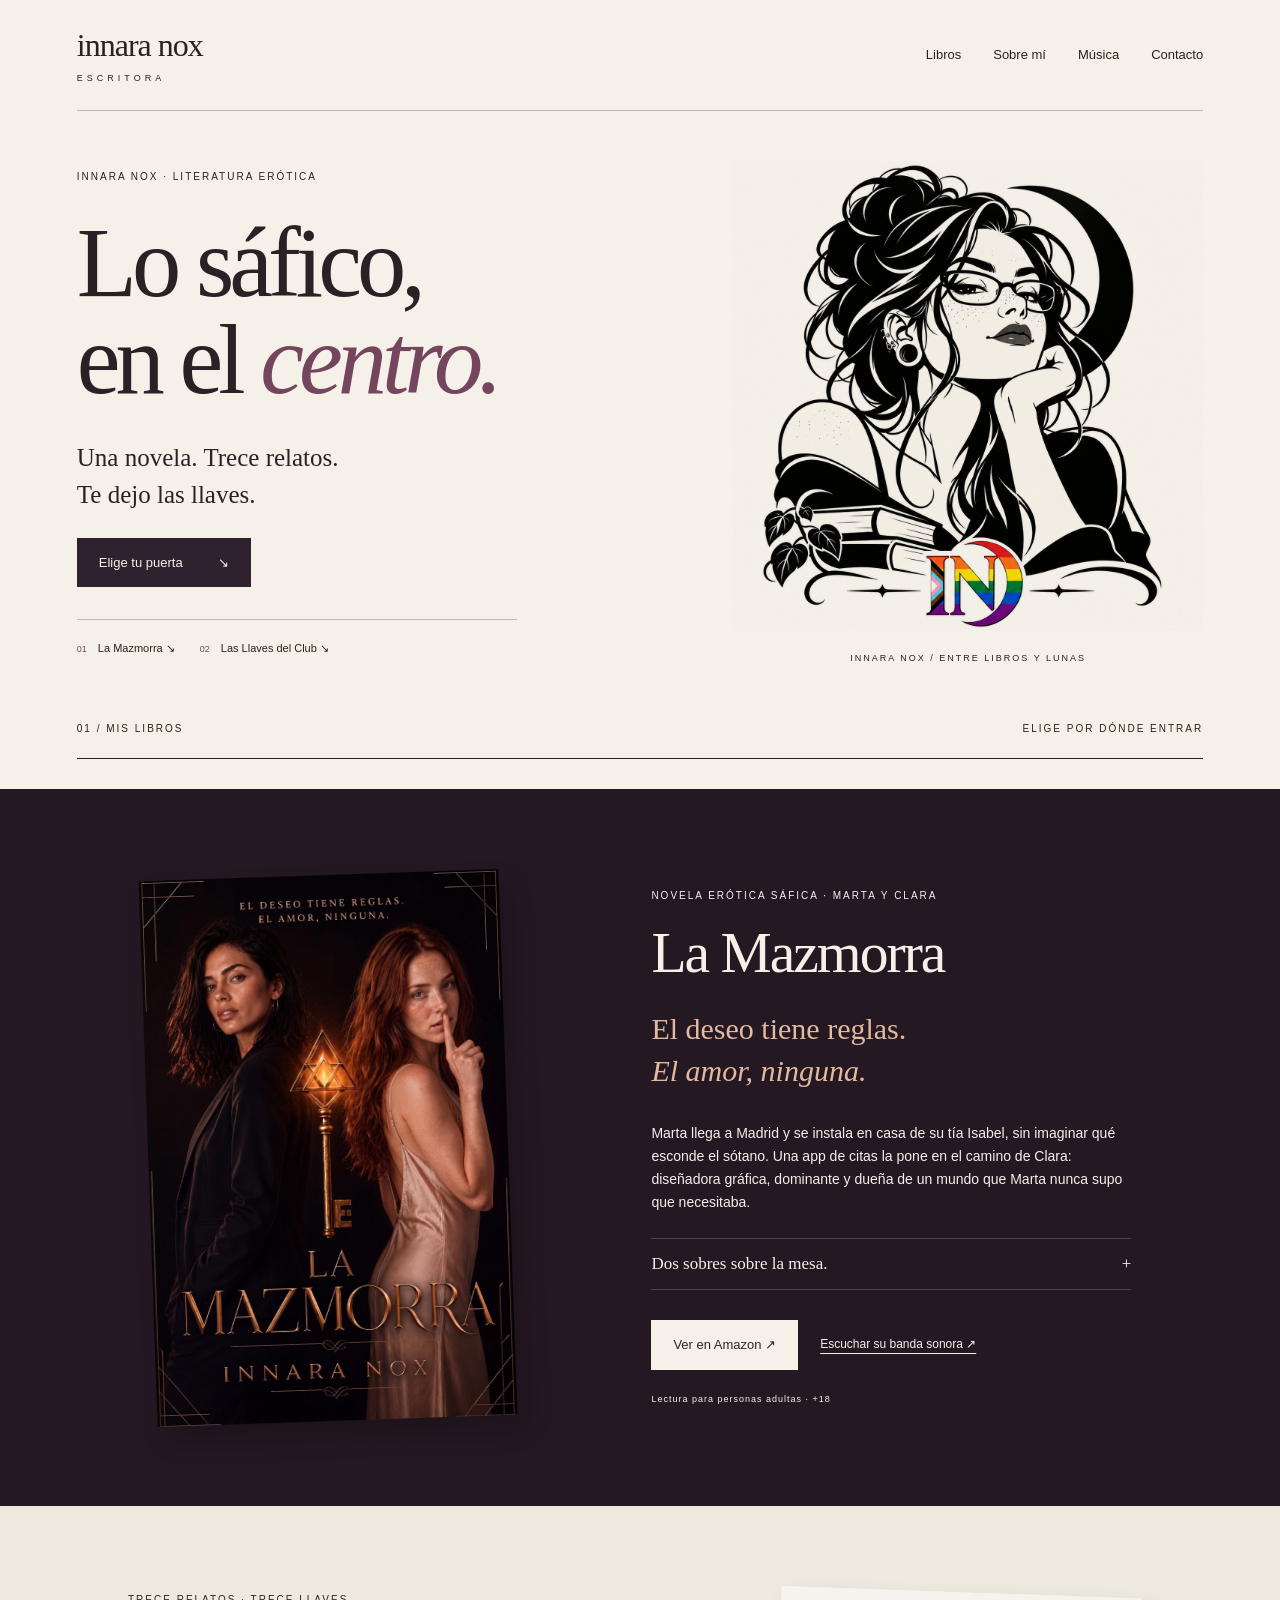
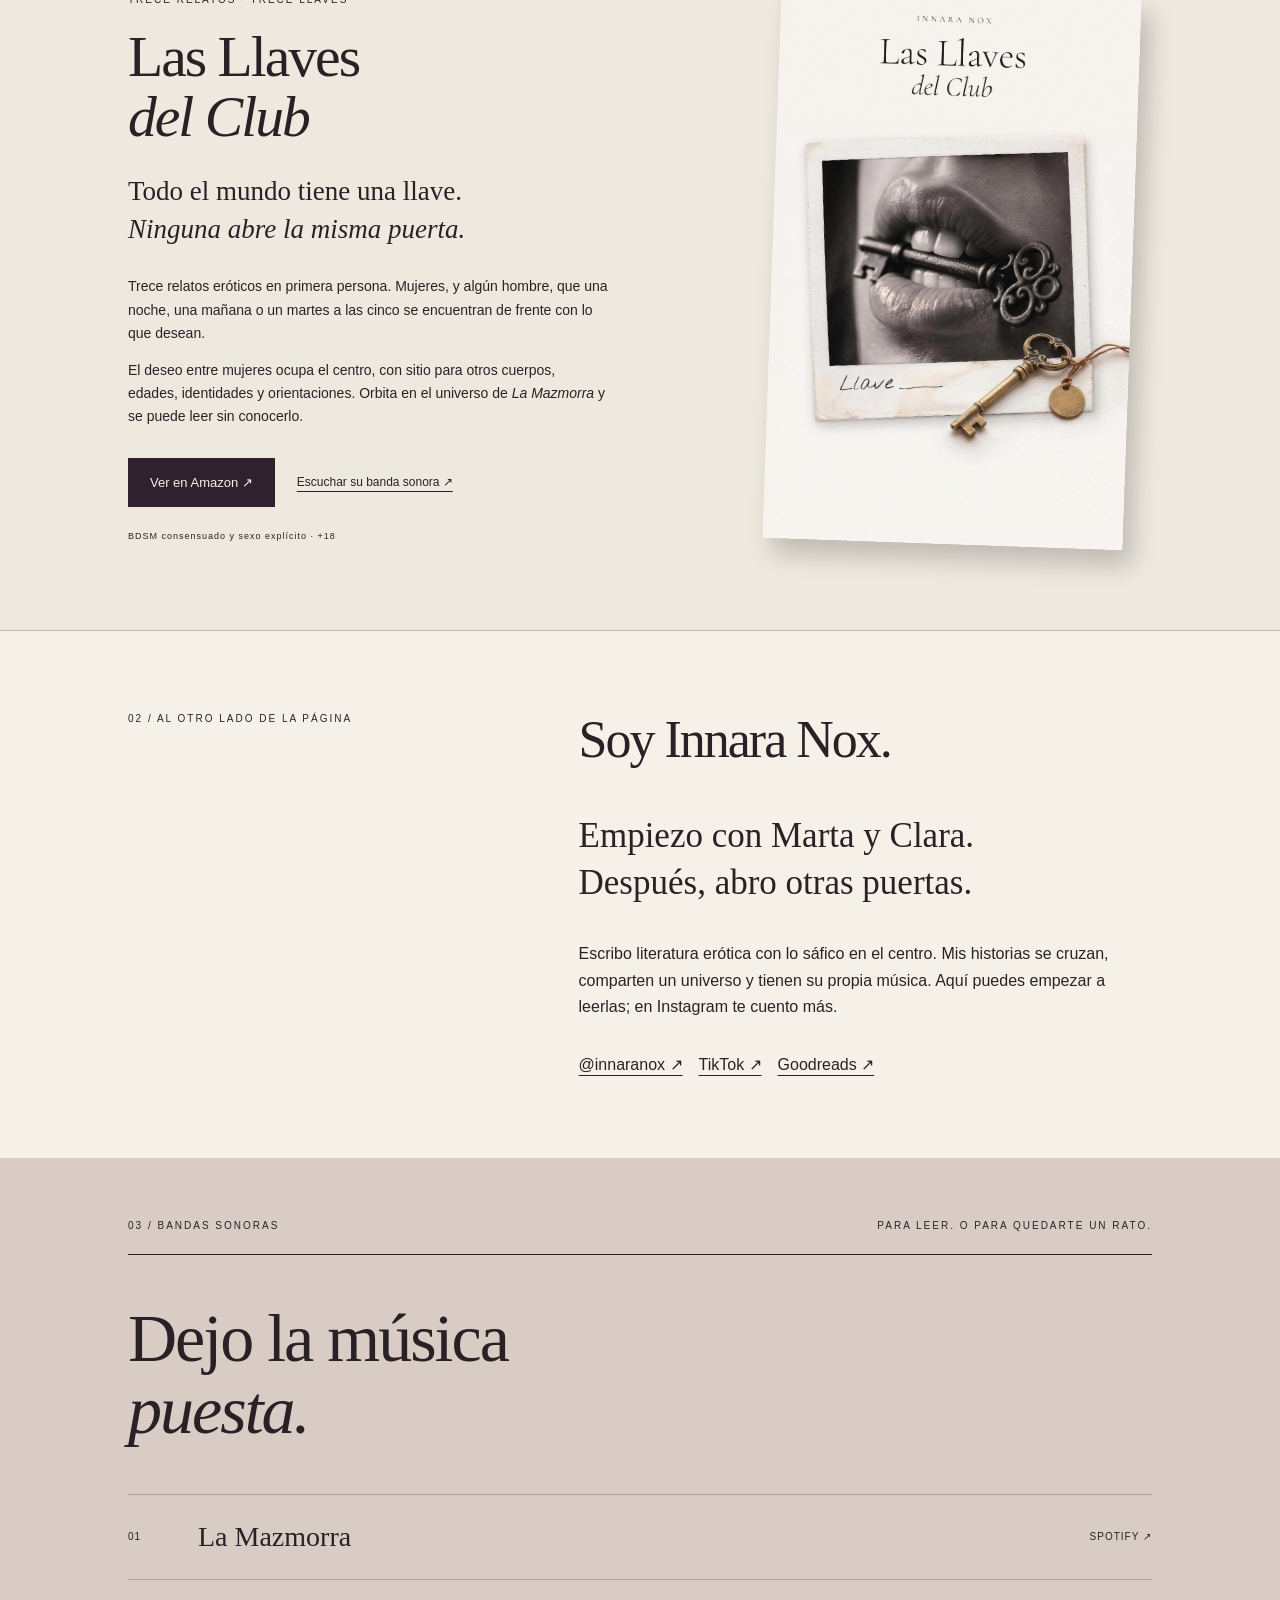
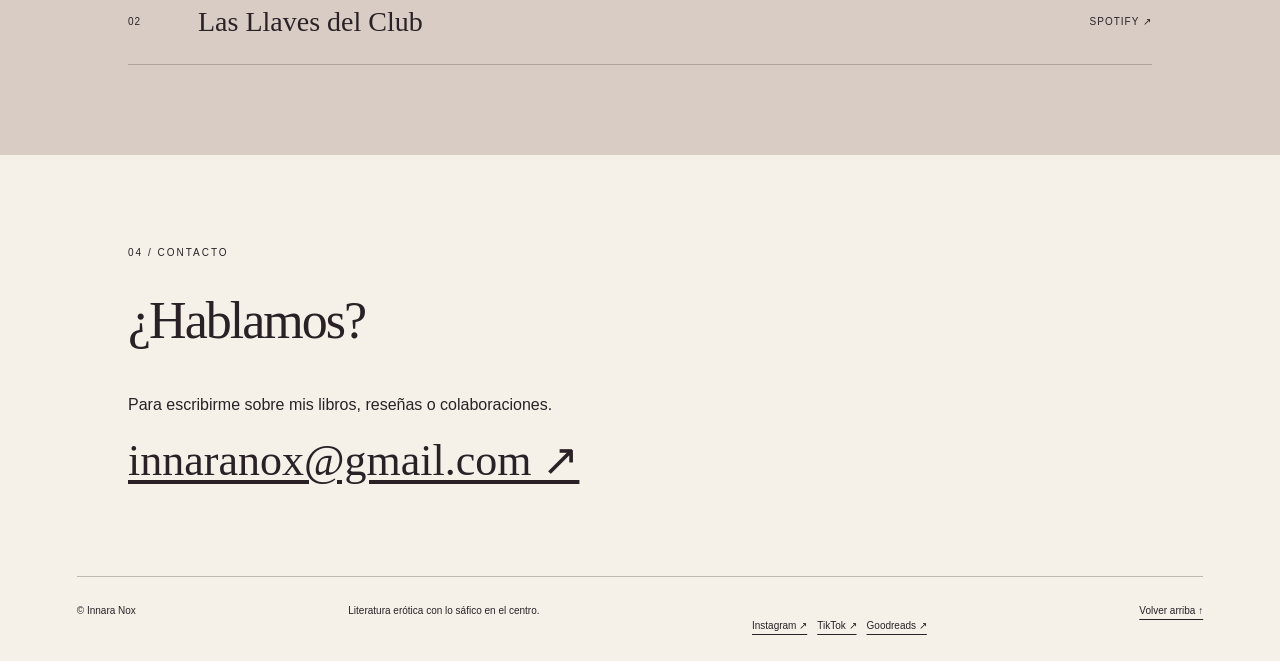
<file: index.html>
<!doctype html>
<html lang="es"><head><meta charset="utf-8"><meta name="viewport" content="width=device-width, initial-scale=1"><title>Innara Nox | Literatura sáfica, erótica y BDSM</title><meta name="description" content="Descubre La Mazmorra, la novela erótica sáfica de Innara Nox, y Las Llaves del Club, trece relatos sobre el deseo con historias de BDSM consensuado."><link rel="canonical" href="https://innaranox.github.io/">
<link rel="stylesheet" href="style.css"></head><body>
<a class="skip" href="#inicio">Ir al contenido</a><header><a class="wordmark" href="#inicio">innara nox<span>ESCRITORA</span></a><nav aria-label="Principal"><a href="#libros">Libros</a><a href="#autora">Sobre mí</a><a href="#musica">Música</a><a href="#contacto">Contacto</a></nav></header>
<main id="inicio"><section class="hero"><div class="hero-copy"><p class="eyebrow">INNARA NOX · LITERATURA ERÓTICA</p><h1>Lo sáfico,<br>en el <em>centro.</em></h1><p class="intro">Una novela. Trece relatos.<br>Te dejo las llaves.</p><a class="button" href="#libros">Elige tu puerta <span>↘</span></a><div class="book-index"><a href="#mazmorra"><span>01</span> La Mazmorra ↘</a><a href="#llaves"><span>02</span> Las Llaves del Club ↘</a></div></div><figure class="portrait"><img src="innara.png" alt="Ilustración oficial de Innara Nox con gafas, libros, luna y monograma Pride"><figcaption>INNARA NOX / ENTRE LIBROS Y LUNAS</figcaption></figure></section>
<section id="libros" class="books"><div class="section-line"><span>01 / MIS LIBROS</span><span>ELIGE POR DÓNDE ENTRAR</span></div><article id="mazmorra" class="book dark"><div class="cover"><img src="mazmorra.jpg" alt="Cubierta de La Mazmorra, de Innara Nox" loading="lazy"></div><div class="book-copy"><p class="eyebrow">NOVELA ERÓTICA SÁFICA · MARTA Y CLARA</p><h2>La Mazmorra</h2><p class="statement">El deseo tiene reglas.<br><em>El amor, ninguna.</em></p><p>Marta llega a Madrid y se instala en casa de su tía Isabel, sin imaginar qué esconde el sótano. Una app de citas la pone en el camino de Clara: diseñadora gráfica, dominante y dueña de un mundo que Marta nunca supo que necesitaba.</p><details class="envelopes"><summary>Dos sobres sobre la mesa. <span>+</span></summary><p class="envelope-intro">La última noche encontrarás dos sobres sobre la mesa. Uno morado. Uno naranja.</p><div class="envelope-pair" aria-label="Nocturna o Salvaje"><span class="envelope nocturna">Nocturna</span><span class="envelope salvaje">Salvaje</span></div><p>¿Ayudarás a Marta a elegir?</p></details><div class="links"><a class="button" href="https://amzn.eu/d/0a3Z8LvD" target="_blank" rel="noopener noreferrer">Ver en Amazon ↗</a><a href="https://open.spotify.com/playlist/60YkRwCu0IT18wFz9KJjLE" target="_blank" rel="noopener noreferrer">Escuchar su banda sonora ↗</a></div><p class="small">Lectura para personas adultas · +18</p></div></article>
<article id="llaves" class="book light"><div class="cover"><img src="llaves.jpg" alt="Cubierta de Las Llaves del Club, de Innara Nox" loading="lazy"></div><div class="book-copy"><p class="eyebrow">TRECE RELATOS · TRECE LLAVES</p><h2>Las Llaves<br><em>del Club</em></h2><p class="statement">Todo el mundo tiene una llave.<br><em>Ninguna abre la misma puerta.</em></p><p>Trece relatos eróticos en primera persona. Mujeres, y algún hombre, que una noche, una mañana o un martes a las cinco se encuentran de frente con lo que desean.</p><p>El deseo entre mujeres ocupa el centro, con sitio para otros cuerpos, edades, identidades y orientaciones. Orbita en el universo de <i>La Mazmorra</i> y se puede leer sin conocerlo.</p><div class="links"><a class="button" href="https://amzn.eu/d/0fI9uQGB" target="_blank" rel="noopener noreferrer">Ver en Amazon ↗</a><a href="https://open.spotify.com/playlist/0xGRhQHrWlnkiPDzT5Evc2" target="_blank" rel="noopener noreferrer">Escuchar su banda sonora ↗</a></div><p class="small">BDSM consensuado y sexo explícito · +18</p></div></article></section>
<section id="autora" class="author"><p class="eyebrow">02 / AL OTRO LADO DE LA PÁGINA</p><div><h2>Soy Innara Nox.</h2><p class="large">Empiezo con Marta y Clara.<br>Después, abro otras puertas.</p><p>Escribo literatura erótica con lo sáfico en el centro. Mis historias se cruzan, comparten un universo y tienen su propia música. Aquí puedes empezar a leerlas; en Instagram te cuento más.</p><div style="display:flex;flex-wrap:wrap;align-items:baseline;column-gap:1em">
  <a class="text-link" href="https://www.instagram.com/innaranox/" target="_blank" rel="noopener">@innaranox ↗</a>
  <a class="text-link" href="https://www.tiktok.com/@innaranox" target="_blank" rel="noopener">TikTok ↗</a>
  <a class="text-link" href="https://www.goodreads.com/author/show/72345718.Innara_Nox" target="_blank" rel="noopener">Goodreads ↗</a>
</div></div></section>
<section id="musica" class="music"><div class="section-line"><span>03 / BANDAS SONORAS</span><span>PARA LEER. O PARA QUEDARTE UN RATO.</span></div><h2>Dejo la música<br><em>puesta.</em></h2><a class="track" href="https://open.spotify.com/playlist/60YkRwCu0IT18wFz9KJjLE" target="_blank" rel="noopener noreferrer"><span>01</span><strong>La Mazmorra</strong><span>SPOTIFY ↗</span></a><a class="track" href="https://open.spotify.com/playlist/0xGRhQHrWlnkiPDzT5Evc2" target="_blank" rel="noopener noreferrer"><span>02</span><strong>Las Llaves del Club</strong><span>SPOTIFY ↗</span></a></section>
<section id="contacto" class="contact"><p class="eyebrow">04 / CONTACTO</p><h2>¿Hablamos?</h2><p>Para escribirme sobre mis libros, reseñas o colaboraciones.</p><a class="email" href="mailto:innaranox@gmail.com">innaranox@gmail.com ↗</a></section></main><footer><span>© Innara Nox</span><span>Literatura erótica con lo sáfico en el centro.</span><div style="display:flex;flex-wrap:wrap;align-items:baseline;column-gap:1em">
  <a class="text-link" href="https://www.instagram.com/innaranox/" target="_blank" rel="noopener">Instagram ↗</a>
  <a class="text-link" href="https://www.tiktok.com/@innaranox" target="_blank" rel="noopener">TikTok ↗</a>
  <a class="text-link" href="https://www.goodreads.com/author/show/72345718.Innara_Nox" target="_blank" rel="noopener">Goodreads ↗</a>
</div><a href="#inicio">Volver arriba ↑</a></footer></body></html>
</file>
<file: style.css>
:root{--paper:#f5f1e9;--ink:#292126;--plum:#30212f;--accent:#74455c}*{box-sizing:border-box}html{scroll-behavior:smooth;scroll-padding-top:24px}body{margin:0;background:var(--paper);color:var(--ink);font:16px/1.65 Arial,sans-serif}a{color:inherit;text-underline-offset:5px}a:focus-visible{outline:3px solid #b65c83;outline-offset:6px}header{margin:0 6%;padding:27px 0;border-bottom:1px solid #bfb8b0;display:flex;align-items:center;justify-content:space-between}.wordmark{font:32px Georgia,serif;text-decoration:none;letter-spacing:-1px}.wordmark span{display:block;font:9px Arial,sans-serif;letter-spacing:4px;margin-top:9px}nav{display:flex;gap:32px;font-size:13px}nav a{text-decoration:none}nav a:hover{text-decoration:underline}.hero{padding:70px 6% 65px;display:grid;grid-template-columns:1.05fr 1fr;align-items:center;gap:5%;min-height:700px}.eyebrow,.section-line,.small,figcaption{font-size:10px;letter-spacing:2px}.eyebrow{margin:0 0 30px}h1,h2,p,figure{margin-top:0}h1{font:clamp(64px,7.7vw,116px)/.98 Georgia,serif;letter-spacing:-5px;margin-bottom:32px}em{font-weight:normal}h1 em{color:var(--accent)}.intro{max-width:380px;font-size:18px;line-height:1.7}.button{display:inline-flex;gap:35px;align-items:center;background:var(--plum);color:var(--paper);padding:14px 22px;text-decoration:none;font-size:13px}.button:hover{background:#654051}.hero .small{margin-top:22px;letter-spacing:1px}.portrait{margin:0}.portrait img{width:100%;display:block;mix-blend-mode:multiply}.portrait figcaption{text-align:center;margin-top:20px;font-size:9px}.section-line{display:flex;justify-content:space-between;gap:20px;padding-bottom:20px;border-bottom:1px solid currentColor}.books>.section-line{margin:0 6% 30px}.book{padding:75px 10%;display:grid;grid-template-columns:.8fr 1fr;gap:12%;align-items:center}.dark{background:var(--plum);color:var(--paper)}.cover img{display:block;width:100%;max-width:360px;margin:auto;box-shadow:10px 15px 24px #0003}.book h2{font:clamp(40px,4.5vw,66px)/1.05 Georgia,serif;letter-spacing:-2px;margin-bottom:25px}.statement{font:24px/1.4 Georgia,serif}.book-copy>p:not(.eyebrow):not(.statement):not(.small){font-size:14px;max-width:480px}.links{display:flex;flex-wrap:wrap;align-items:center;gap:22px;margin-top:30px;font-size:12px}.dark .button{background:var(--paper);color:var(--plum)}.book .small{margin:22px 0 0;font-size:9px;letter-spacing:1px}.light{border-bottom:1px solid #bfb8b0}.author{display:grid;grid-template-columns:1fr 1.6fr;gap:9%;padding:100px 10%}.author h2,.contact h2{font:52px/1.1 Georgia,serif;letter-spacing:-2px}.author .large{font:30px/1.35 Georgia,serif}.author p{max-width:600px}.text-link{display:inline-block;margin-top:15px}.music{background:#e7ded8;padding:60px 10% 90px}.music h2{font:68px/1.05 Georgia,serif;letter-spacing:-2px;margin:48px 0}.track{display:grid;grid-template-columns:50px 1fr auto;align-items:center;gap:20px;border-top:1px solid #afa39e;padding:26px 0;text-decoration:none}.track:last-child{border-bottom:1px solid #afa39e}.track strong{font:28px Georgia,serif}.track span{font-size:10px;letter-spacing:1px}.track:hover strong{font-style:italic}.contact{padding:90px 10%}.email{font:clamp(21px,3.5vw,44px) Georgia,serif}footer{margin:0 6%;padding:26px 0;border-top:1px solid #bfb8b0;display:flex;justify-content:space-between;gap:20px;font-size:10px}.skip{position:absolute;left:-9999px}.skip:focus{left:10px;top:10px;background:white;padding:10px;z-index:10}@media(min-width:1600px){body{max-width:1600px;margin:auto}}@media(max-width:700px){header{align-items:flex-start;gap:20px}.wordmark{font-size:25px}nav{gap:10px 18px;justify-content:flex-end;flex-wrap:wrap;max-width:210px;font-size:12px}.hero{grid-template-columns:1fr;padding-top:45px;gap:30px;min-height:0}h1{font-size:70px;letter-spacing:-3px}.portrait{max-width:400px;justify-self:center}.hero-copy{width:100%}.book{grid-template-columns:1fr;padding:45px 7%;gap:38px}.cover img{max-width:245px}.book h2{font-size:47px}.author{grid-template-columns:1fr;padding:60px 7%;gap:5px}.author h2{font-size:42px}.music{padding:40px 7% 55px}.music h2{font-size:54px}.track{grid-template-columns:24px 1fr auto;gap:10px}.track strong{font-size:22px}.track span{font-size:9px}.section-line{font-size:8px;letter-spacing:1px}.contact{padding:60px 7%}footer{flex-wrap:wrap}footer span:nth-child(2){width:100%;order:3}}@media(prefers-reduced-motion:reduce){html{scroll-behavior:auto}}

/* Segunda edición: libros, sobres y contrastes editoriales. */
.hero{min-height:610px;padding-top:44px;padding-bottom:50px;grid-template-columns:1.18fr 1fr}
.hero .portrait{max-width:470px;justify-self:end}
.hero .intro{font:25px/1.45 Georgia,serif}
.book-index{display:flex;flex-wrap:wrap;gap:12px 25px;margin-top:32px;padding-top:19px;border-top:1px solid #bfb8b0;max-width:440px}
.book-index a{font-size:11px;text-decoration:none}
.book-index a:hover{text-decoration:underline}
.book-index span{font-size:9px;margin-right:8px;color:#74455c}
.book{padding-top:86px;padding-bottom:86px;position:relative}
.dark{background:#241822}
.dark .cover{transform:rotate(-2deg)}
.dark .statement{color:#e3b99f;font-size:30px}
.book .eyebrow{margin-bottom:18px}
.light{grid-template-columns:1fr .8fr;background:#eee9df}
.light .cover{grid-column:2;grid-row:1;transform:rotate(2deg)}
.light .book-copy{grid-column:1;grid-row:1}
.light .statement{font-size:27px}
.envelopes{border-top:1px solid #ffffff30;border-bottom:1px solid #ffffff30;margin:24px 0;padding:15px 0;max-width:480px}
.envelopes summary{cursor:pointer;font:17px Georgia,serif;list-style:none;display:flex;justify-content:space-between;gap:15px}
.envelopes summary::-webkit-details-marker{display:none}
.envelopes[open] summary span{transform:rotate(45deg)}
.envelopes p{font-size:13px}
.envelope-intro{margin-top:22px}
.envelope-pair{display:flex;gap:18px;margin:20px 0}
.envelope{position:relative;display:grid;place-items:center;width:145px;height:90px;font:italic 20px Georgia,serif;border:1px solid #ffffff30;box-shadow:3px 6px 10px #0002}
.envelope:before{content:"";position:absolute;inset:0;background:linear-gradient(150deg,transparent 49.5%,#ffffff25 50%,transparent 51%) top left/50% 65% no-repeat,linear-gradient(210deg,transparent 49.5%,#ffffff25 50%,transparent 51%) top right/50% 65% no-repeat}
.nocturna{background:#5b3b66}.salvaje{background:#b75d34}
.author{padding-top:80px;padding-bottom:80px}
.author .large{font-size:35px}
.music{background:#d8ccc4}
@media(max-width:700px){.hero{grid-template-columns:1fr;min-height:0}.hero .portrait{max-width:310px;justify-self:center}.hero h1{font-size:clamp(59px,13vw,85px)}.hero .intro{font-size:23px}.book{padding-top:50px;padding-bottom:50px}.light{grid-template-columns:1fr}.light .cover,.light .book-copy{grid-column:auto;grid-row:auto}.dark .statement,.light .statement{font-size:25px}.author .large{font-size:29px}.book-index{gap:15px}.envelope-pair{max-width:100%}}
</file>
